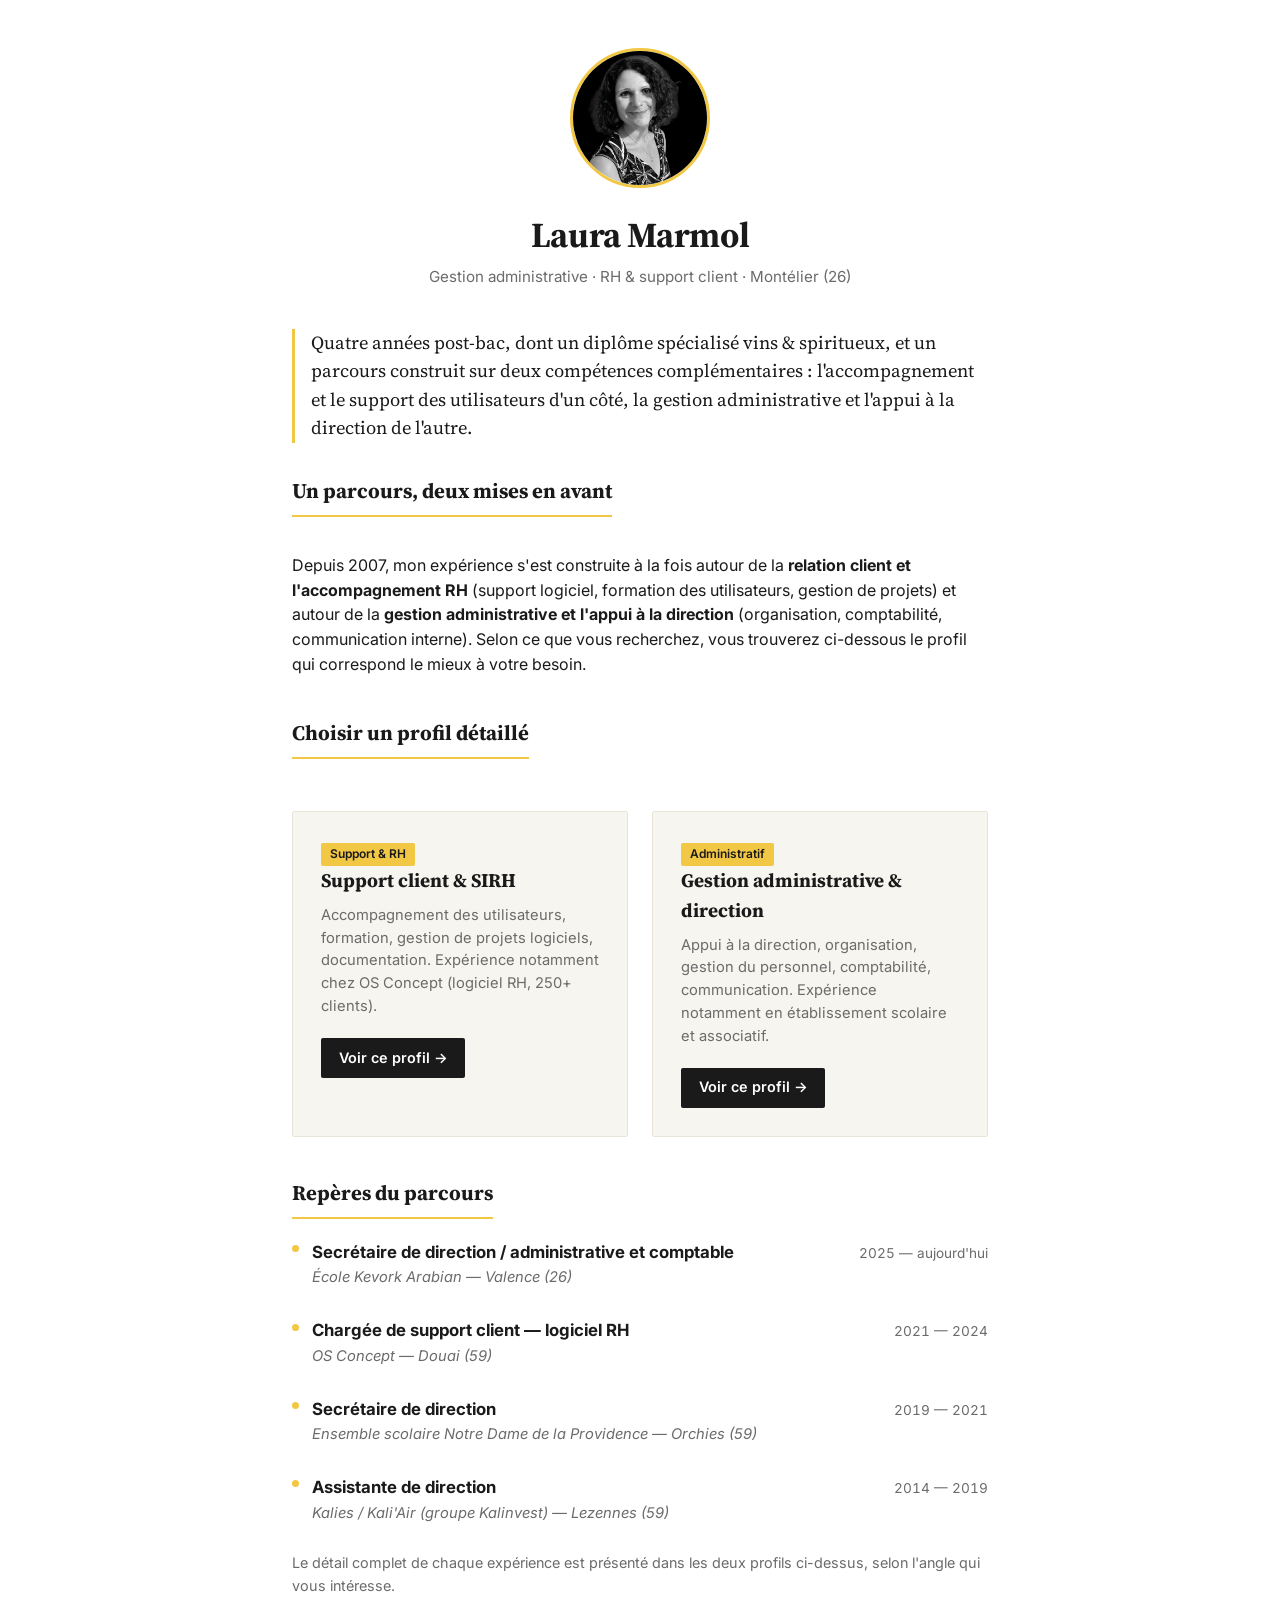
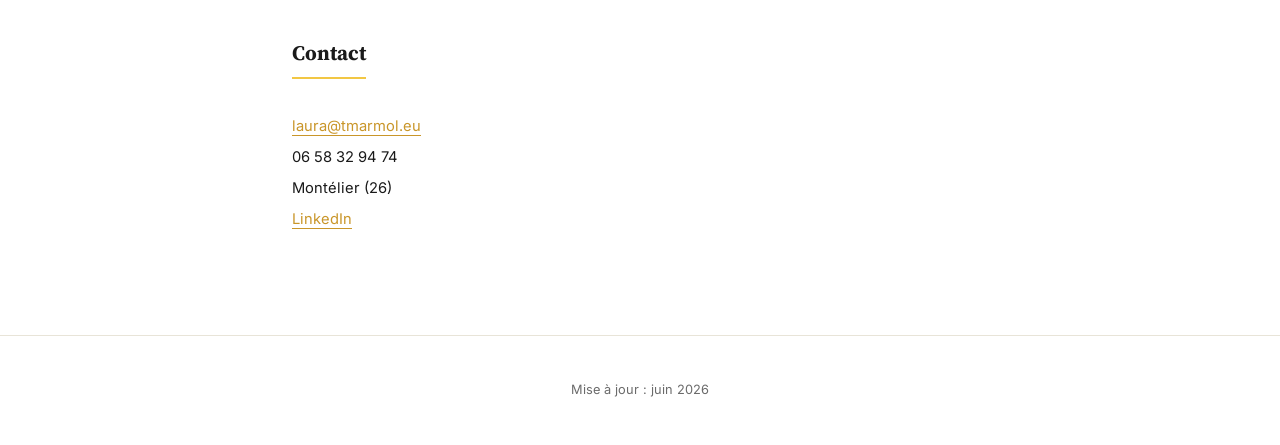
<file: index.html>
<!DOCTYPE html>
<html lang="fr">
<head>
<meta charset="UTF-8">
<meta name="viewport" content="width=device-width, initial-scale=1.0">
<title>Laura Marmol — Profil professionnel</title>
<meta name="description" content="Laura Marmol — gestion administrative, RH et support client. Choisissez le profil détaillé qui vous intéresse.">
<link rel="preconnect" href="https://fonts.googleapis.com">
<link href="https://fonts.googleapis.com/css2?family=Inter:wght@400;600;700&family=Source+Serif+4:opsz,wght@8..60,500;8..60,700&display=swap" rel="stylesheet">
<link rel="stylesheet" href="style.css">
</head>
<body>

<div class="layout" style="grid-template-columns: 1fr;">
  <div class="content" style="max-width: 760px; margin: 0 auto; padding-top: 3rem;">

    <div class="identity" style="margin-bottom: 2.5rem;">
      <img class="portrait" src="photo-laura.jpg" alt="Portrait de Laura Marmol" style="width:140px; height:140px; margin:0 auto 1.25rem;">
      <h1 style="font-size: 2.2rem;">Laura Marmol</h1>
      <p class="tagline">Gestion administrative · RH &amp; support client · Montélier (26)</p>
    </div>

    <p class="lede">
      Quatre années post-bac, dont un diplôme spécialisé vins &amp; spiritueux, et un parcours
      construit sur deux compétences complémentaires : l'accompagnement et le support des
      utilisateurs d'un côté, la gestion administrative et l'appui à la direction de l'autre.
    </p>

    <section>
      <h2 class="section-title">Un parcours, deux mises en avant</h2>
      <p>
        Depuis 2007, mon expérience s'est construite à la fois autour de la <strong>relation
        client et l'accompagnement RH</strong> (support logiciel, formation des utilisateurs,
        gestion de projets) et autour de la <strong>gestion administrative et l'appui à la
        direction</strong> (organisation, comptabilité, communication interne). Selon ce que
        vous recherchez, vous trouverez ci-dessous le profil qui correspond le mieux à votre besoin.
      </p>
    </section>

    <section>
      <h2 class="section-title">Choisir un profil détaillé</h2>
      <div class="choice-grid">

        <div class="choice-card">
          <span class="tag">Support &amp; RH</span>
          <h3>Support client &amp; SIRH</h3>
          <p>
            Accompagnement des utilisateurs, formation, gestion de projets logiciels,
            documentation. Expérience notamment chez OS Concept (logiciel RH, 250+ clients).
          </p>
          <a class="btn" href="support-client/">Voir ce profil →</a>
        </div>

        <div class="choice-card">
          <span class="tag">Administratif</span>
          <h3>Gestion administrative &amp; direction</h3>
          <p>
            Appui à la direction, organisation, gestion du personnel, comptabilité,
            communication. Expérience notamment en établissement scolaire et associatif.
          </p>
          <a class="btn" href="administratif/">Voir ce profil →</a>
        </div>

      </div>
    </section>

    <section>
      <h2 class="section-title">Repères du parcours</h2>
      <div class="job">
        <div class="job-head">
          <h3>Secrétaire de direction / administrative et comptable</h3>
          <span class="job-dates">2025 — aujourd'hui</span>
        </div>
        <p class="job-org">École Kevork Arabian — Valence (26)</p>
      </div>
      <div class="job">
        <div class="job-head">
          <h3>Chargée de support client — logiciel RH</h3>
          <span class="job-dates">2021 — 2024</span>
        </div>
        <p class="job-org">OS Concept — Douai (59)</p>
      </div>
      <div class="job">
        <div class="job-head">
          <h3>Secrétaire de direction</h3>
          <span class="job-dates">2019 — 2021</span>
        </div>
        <p class="job-org">Ensemble scolaire Notre Dame de la Providence — Orchies (59)</p>
      </div>
      <div class="job">
        <div class="job-head">
          <h3>Assistante de direction</h3>
          <span class="job-dates">2014 — 2019</span>
        </div>
        <p class="job-org">Kalies / Kali'Air (groupe Kalinvest) — Lezennes (59)</p>
      </div>
      <p style="font-size: 0.9rem; color: var(--muted);">
        Le détail complet de chaque expérience est présenté dans les deux profils ci-dessus,
        selon l'angle qui vous intéresse.
      </p>
    </section>

    <section>
      <h2 class="section-title">Contact</h2>
      <ul class="side-block" style="list-style:none; padding:0;">
        <li><a href="mailto:laura@tmarmol.eu">laura@tmarmol.eu</a></li>
        <li>06 58 32 94 74</li>
        <li>Montélier (26)</li>
        <li><a href="https://fr.linkedin.com/in/laura-lbm" target="_blank" rel="noopener">LinkedIn</a></li>
      </ul>
    </section>

  </div>
</div>

<footer class="site-footer">
  <p>Mise à jour : <time datetime="2026-06">juin 2026</time></p>
</footer>

</body>
</html>
</file>
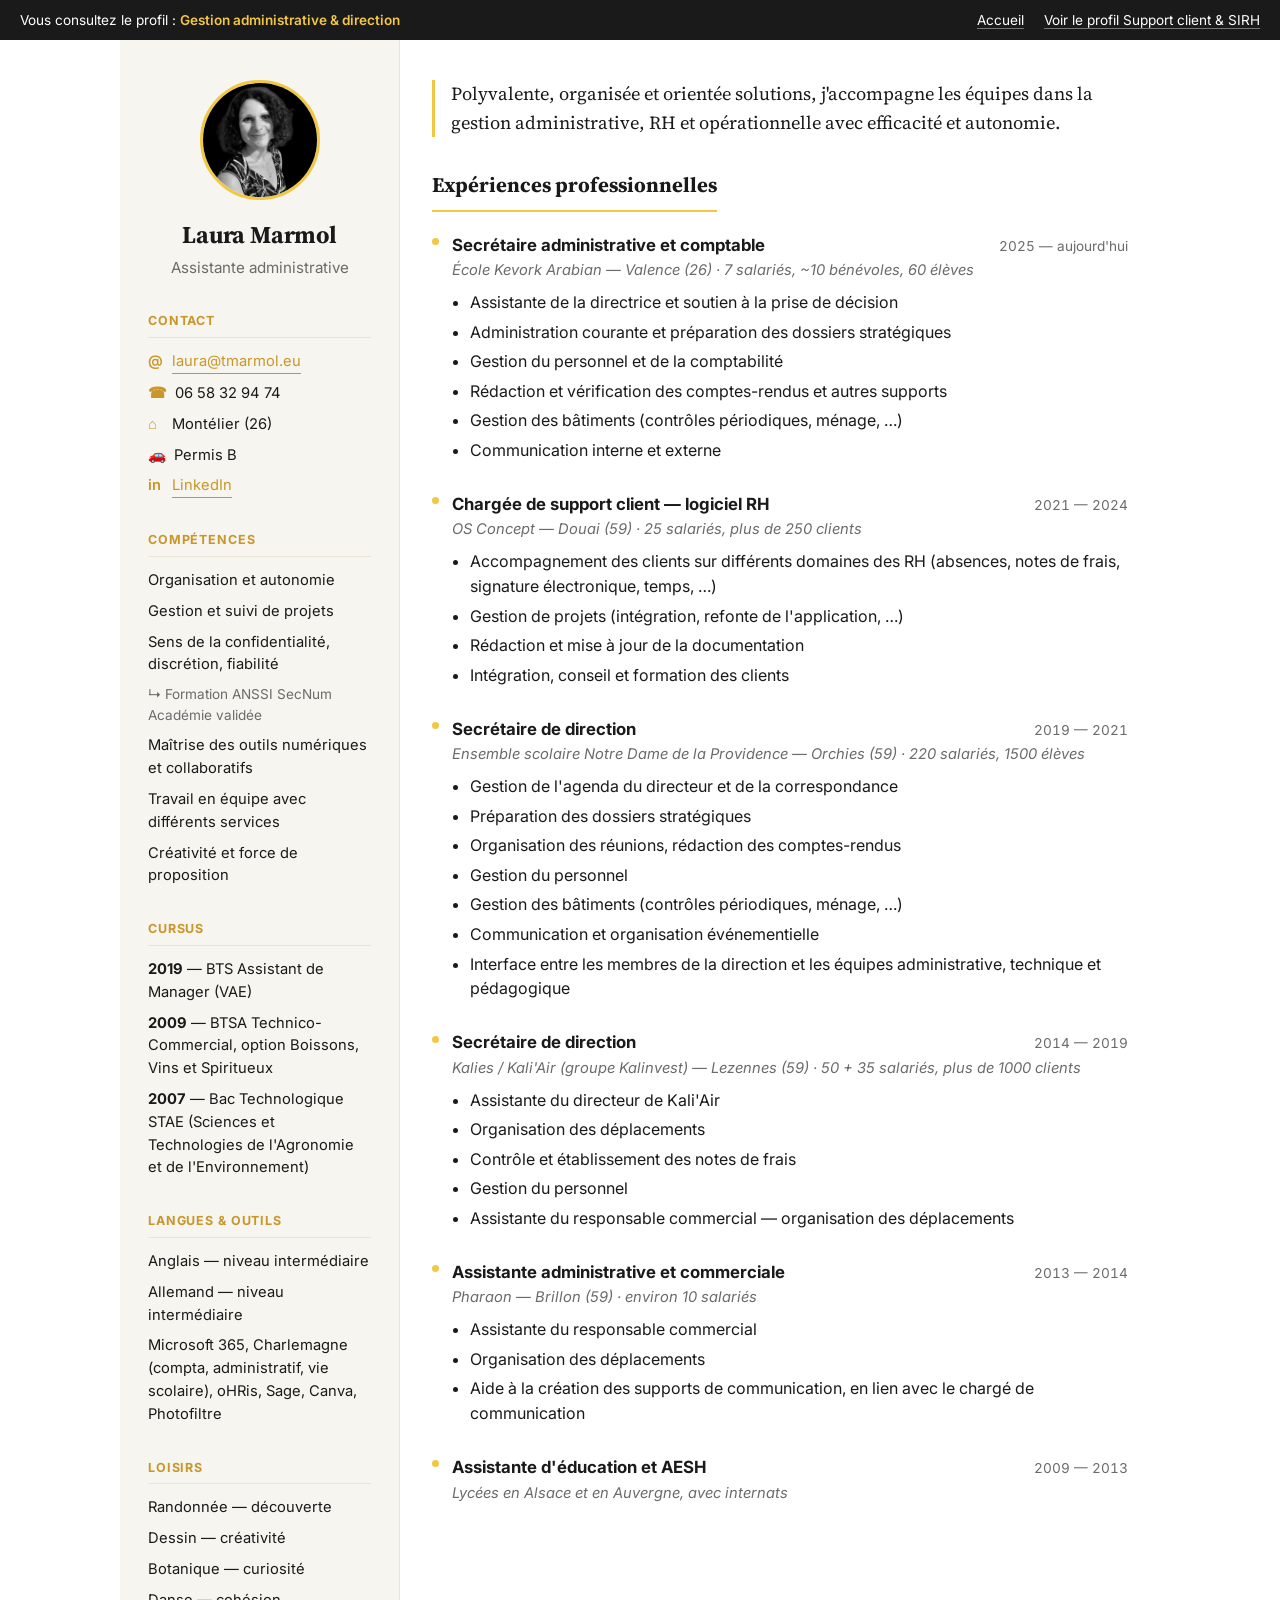
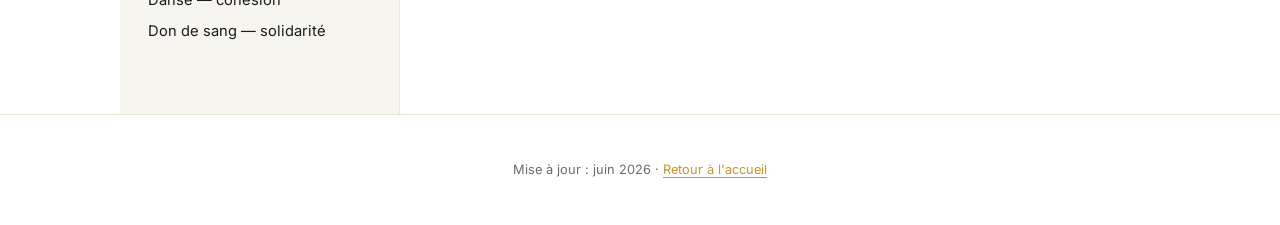
<file: administratif/index.html>
<!DOCTYPE html>
<html lang="fr">
<head>
<meta charset="UTF-8">
<meta name="viewport" content="width=device-width, initial-scale=1.0">
<title>Laura Marmol — Gestion administrative &amp; direction</title>
<meta name="description" content="CV de Laura Marmol, assistante administrative et appui à la direction.">
<link rel="preconnect" href="https://fonts.googleapis.com">
<link href="https://fonts.googleapis.com/css2?family=Inter:wght@400;600;700&family=Source+Serif+4:opsz,wght@8..60,500;8..60,700&display=swap" rel="stylesheet">
<link rel="stylesheet" href="../style.css">
</head>
<body>

<div class="context-bar">
  <span>Vous consultez le profil : <strong>Gestion administrative &amp; direction</strong></span>
  <nav>
    <a href="../">Accueil</a>
    <a href="../support-client/">Voir le profil Support client &amp; SIRH</a>
  </nav>
</div>

<div class="layout">

  <aside class="sidebar">
    <div class="identity">
      <img class="portrait" src="../photo-laura.jpg" alt="Portrait de Laura Marmol">
      <h1>Laura Marmol</h1>
      <p class="tagline">Assistante administrative</p>
    </div>

    <div class="side-block">
      <h2>Contact</h2>
      <ul class="contact-list">
        <li><span class="ico">@</span><a href="mailto:laura@tmarmol.eu">laura@tmarmol.eu</a></li>
        <li><span class="ico">☎</span>06 58 32 94 74</li>
        <li><span class="ico">⌂</span>Montélier (26)</li>
        <li><span class="ico">🚗</span>Permis B</li>
        <li><span class="ico">in</span><a href="https://fr.linkedin.com/in/laura-lbm" target="_blank" rel="noopener">LinkedIn</a></li>
      </ul>
    </div>

    <div class="side-block">
      <h2>Compétences</h2>
      <ul>
        <li>Organisation et autonomie</li>
        <li>Gestion et suivi de projets</li>
        <li>Sens de la confidentialité, discrétion, fiabilité</li>
        <li style="font-size:0.85rem; color: var(--muted);">↳ Formation ANSSI SecNum Académie validée</li>
        <li>Maîtrise des outils numériques et collaboratifs</li>
        <li>Travail en équipe avec différents services</li>
        <li>Créativité et force de proposition</li>
      </ul>
    </div>

    <div class="side-block">
      <h2>Cursus</h2>
      <ul>
        <li><strong>2019</strong> — BTS Assistant de Manager (VAE)</li>
        <li><strong>2009</strong> — BTSA Technico-Commercial, option Boissons, Vins et Spiritueux</li>
        <li><strong>2007</strong> — Bac Technologique STAE (Sciences et Technologies de l'Agronomie et de l'Environnement)</li>
      </ul>
    </div>

    <div class="side-block">
      <h2>Langues &amp; outils</h2>
      <ul>
        <li>Anglais — niveau intermédiaire</li>
        <li>Allemand — niveau intermédiaire</li>
        <li style="margin-top:0.5rem;">Microsoft 365, Charlemagne (compta, administratif, vie scolaire), oHRis, Sage, Canva, Photofiltre</li>
      </ul>
    </div>

    <div class="side-block">
      <h2>Loisirs</h2>
      <ul>
        <li>Randonnée — découverte</li>
        <li>Dessin — créativité</li>
        <li>Botanique — curiosité</li>
        <li>Danse — cohésion</li>
        <li>Don de sang — solidarité</li>
      </ul>
    </div>
  </aside>

  <main class="content">

    <p class="lede">
      Polyvalente, organisée et orientée solutions, j'accompagne les équipes dans la gestion
      administrative, RH et opérationnelle avec efficacité et autonomie.
    </p>

    <section>
      <h2 class="section-title">Expériences professionnelles</h2>

      <div class="job">
        <div class="job-head">
          <h3>Secrétaire administrative et comptable</h3>
          <span class="job-dates">2025 — aujourd'hui</span>
        </div>
        <p class="job-org">École Kevork Arabian — Valence (26) · 7 salariés, ~10 bénévoles, 60 élèves</p>
        <ul>
          <li>Assistante de la directrice et soutien à la prise de décision</li>
          <li>Administration courante et préparation des dossiers stratégiques</li>
          <li>Gestion du personnel et de la comptabilité</li>
          <li>Rédaction et vérification des comptes-rendus et autres supports</li>
          <li>Gestion des bâtiments (contrôles périodiques, ménage, …)</li>
          <li>Communication interne et externe</li>
        </ul>
      </div>

      <div class="job">
        <div class="job-head">
          <h3>Chargée de support client — logiciel RH</h3>
          <span class="job-dates">2021 — 2024</span>
        </div>
        <p class="job-org">OS Concept — Douai (59) · 25 salariés, plus de 250 clients</p>
        <ul>
          <li>Accompagnement des clients sur différents domaines des RH (absences, notes de frais, signature électronique, temps, …)</li>
          <li>Gestion de projets (intégration, refonte de l'application, …)</li>
          <li>Rédaction et mise à jour de la documentation</li>
          <li>Intégration, conseil et formation des clients</li>
        </ul>
      </div>

      <div class="job">
        <div class="job-head">
          <h3>Secrétaire de direction</h3>
          <span class="job-dates">2019 — 2021</span>
        </div>
        <p class="job-org">Ensemble scolaire Notre Dame de la Providence — Orchies (59) · 220 salariés, 1500 élèves</p>
        <ul>
          <li>Gestion de l'agenda du directeur et de la correspondance</li>
          <li>Préparation des dossiers stratégiques</li>
          <li>Organisation des réunions, rédaction des comptes-rendus</li>
          <li>Gestion du personnel</li>
          <li>Gestion des bâtiments (contrôles périodiques, ménage, …)</li>
          <li>Communication et organisation événementielle</li>
          <li>Interface entre les membres de la direction et les équipes administrative, technique et pédagogique</li>
        </ul>
      </div>

      <div class="job">
        <div class="job-head">
          <h3>Secrétaire de direction</h3>
          <span class="job-dates">2014 — 2019</span>
        </div>
        <p class="job-org">Kalies / Kali'Air (groupe Kalinvest) — Lezennes (59) · 50 + 35 salariés, plus de 1000 clients</p>
        <ul>
          <li>Assistante du directeur de Kali'Air</li>
          <li>Organisation des déplacements</li>
          <li>Contrôle et établissement des notes de frais</li>
          <li>Gestion du personnel</li>
          <li>Assistante du responsable commercial — organisation des déplacements</li>
        </ul>
      </div>

      <div class="job">
        <div class="job-head">
          <h3>Assistante administrative et commerciale</h3>
          <span class="job-dates">2013 — 2014</span>
        </div>
        <p class="job-org">Pharaon — Brillon (59) · environ 10 salariés</p>
        <ul>
          <li>Assistante du responsable commercial</li>
          <li>Organisation des déplacements</li>
          <li>Aide à la création des supports de communication, en lien avec le chargé de communication</li>
        </ul>
      </div>

      <div class="job">
        <div class="job-head">
          <h3>Assistante d'éducation et AESH</h3>
          <span class="job-dates">2009 — 2013</span>
        </div>
        <p class="job-org">Lycées en Alsace et en Auvergne, avec internats</p>
        <!-- ⚠️ Détail des missions à confirmer avec Laura : l'extraction du PDF
             ne permettait pas d'associer les puces avec certitude à ce poste précis. -->
      </div>

    </section>

  </main>
</div>

<footer class="site-footer">
  <p>Mise à jour : <time datetime="2026-06">juin 2026</time> · <a href="../">Retour à l'accueil</a></p>
</footer>

</body>
</html>
</file>
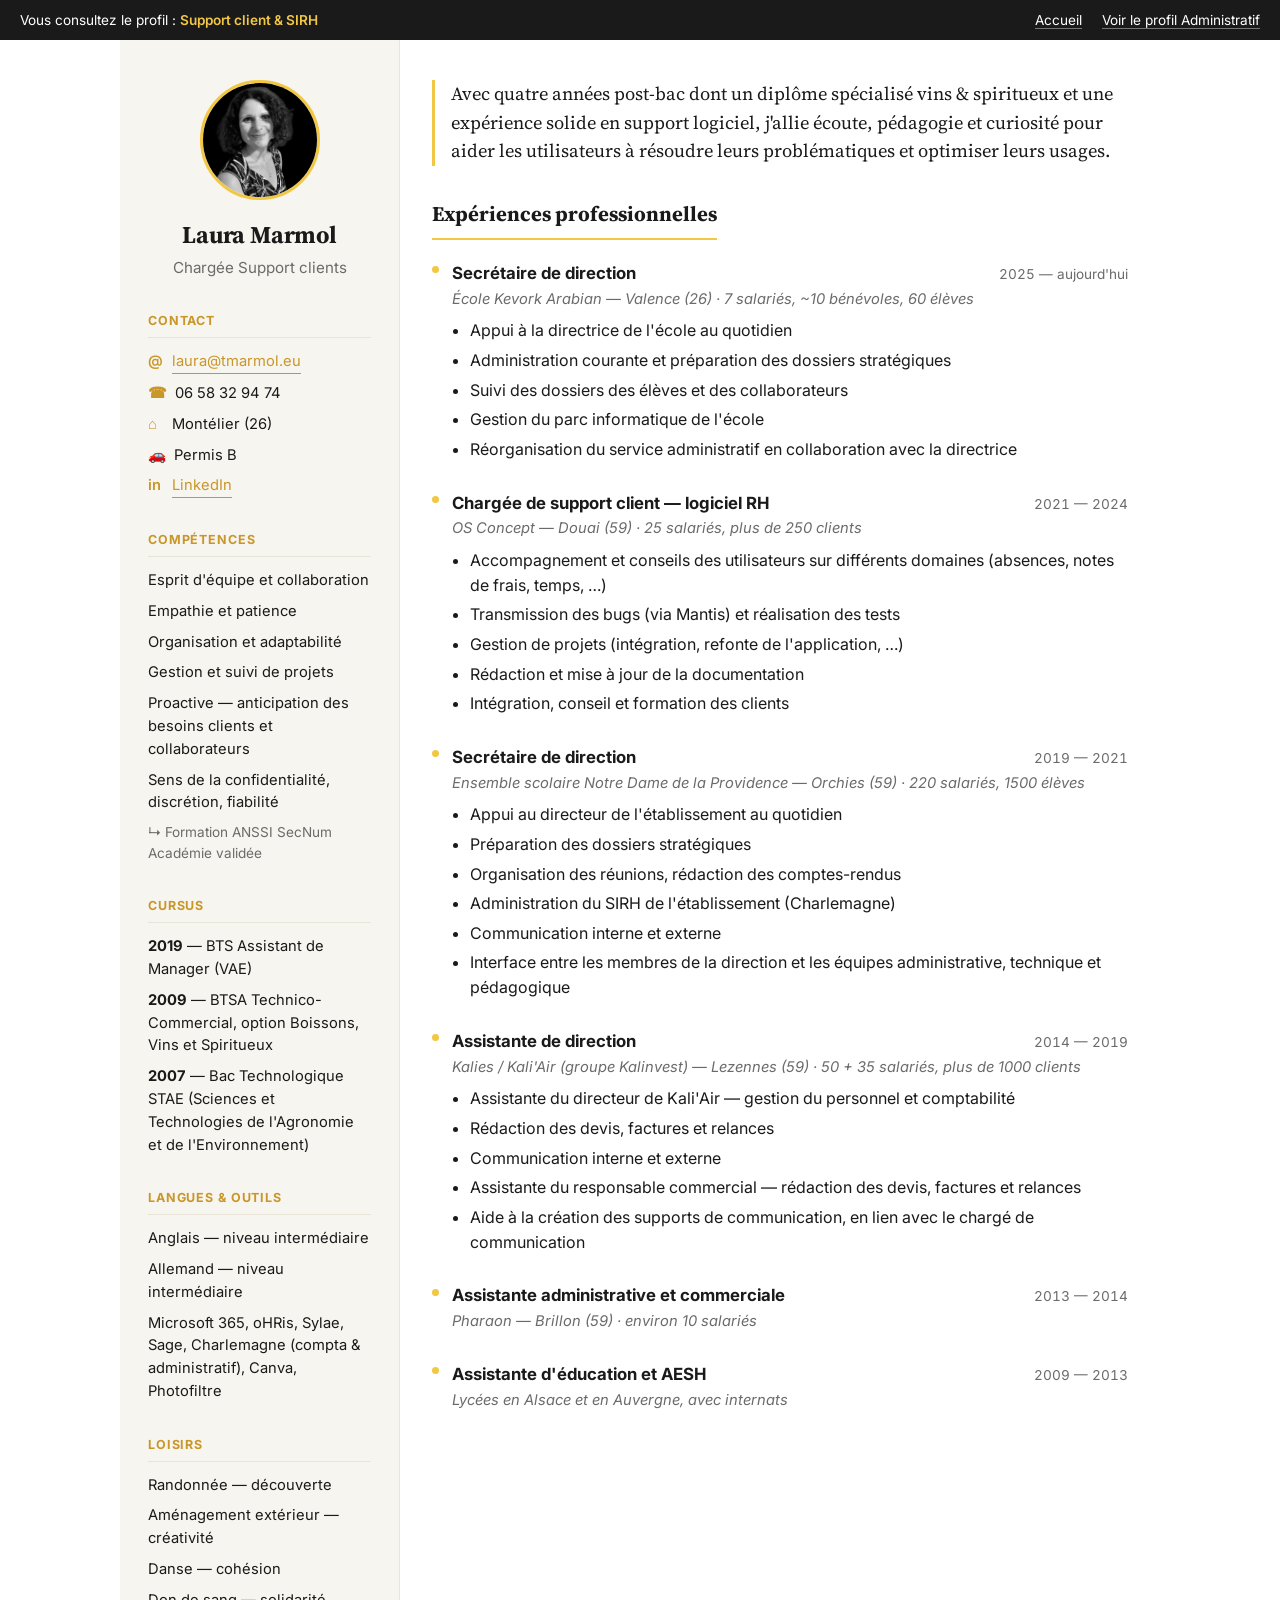
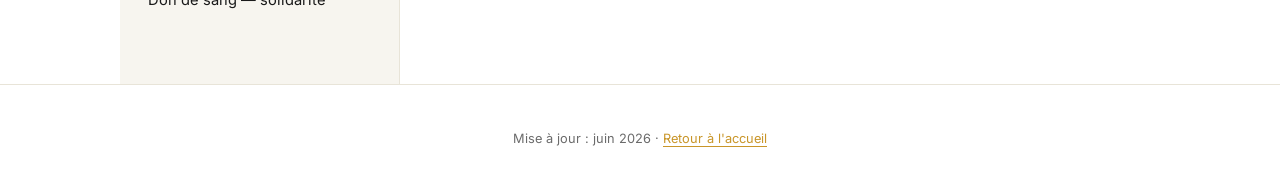
<file: support-client/index.html>
<!DOCTYPE html>
<html lang="fr">
<head>
<meta charset="UTF-8">
<meta name="viewport" content="width=device-width, initial-scale=1.0">
<title>Laura Marmol — Support client &amp; SIRH</title>
<meta name="description" content="CV de Laura Marmol, chargée de support client et accompagnement RH/SIRH.">
<link rel="preconnect" href="https://fonts.googleapis.com">
<link href="https://fonts.googleapis.com/css2?family=Inter:wght@400;600;700&family=Source+Serif+4:opsz,wght@8..60,500;8..60,700&display=swap" rel="stylesheet">
<link rel="stylesheet" href="../style.css">
</head>
<body>

<div class="context-bar">
  <span>Vous consultez le profil : <strong>Support client &amp; SIRH</strong></span>
  <nav>
    <a href="../">Accueil</a>
    <a href="../administratif/">Voir le profil Administratif</a>
  </nav>
</div>

<div class="layout">

  <aside class="sidebar">
    <div class="identity">
      <img class="portrait" src="../photo-laura.jpg" alt="Portrait de Laura Marmol">
      <h1>Laura Marmol</h1>
      <p class="tagline">Chargée Support clients</p>
    </div>

    <div class="side-block">
      <h2>Contact</h2>
      <ul class="contact-list">
        <li><span class="ico">@</span><a href="mailto:laura@tmarmol.eu">laura@tmarmol.eu</a></li>
        <li><span class="ico">☎</span>06 58 32 94 74</li>
        <li><span class="ico">⌂</span>Montélier (26)</li>
        <li><span class="ico">🚗</span>Permis B</li>
        <li><span class="ico">in</span><a href="https://fr.linkedin.com/in/laura-lbm" target="_blank" rel="noopener">LinkedIn</a></li>
      </ul>
    </div>

    <div class="side-block">
      <h2>Compétences</h2>
      <ul>
        <li>Esprit d'équipe et collaboration</li>
        <li>Empathie et patience</li>
        <li>Organisation et adaptabilité</li>
        <li>Gestion et suivi de projets</li>
        <li>Proactive — anticipation des besoins clients et collaborateurs</li>
        <li>Sens de la confidentialité, discrétion, fiabilité</li>
        <li style="font-size:0.85rem; color: var(--muted);">↳ Formation ANSSI SecNum Académie validée</li>
      </ul>
    </div>

    <div class="side-block">
      <h2>Cursus</h2>
      <ul>
        <li><strong>2019</strong> — BTS Assistant de Manager (VAE)</li>
        <li><strong>2009</strong> — BTSA Technico-Commercial, option Boissons, Vins et Spiritueux</li>
        <li><strong>2007</strong> — Bac Technologique STAE (Sciences et Technologies de l'Agronomie et de l'Environnement)</li>
      </ul>
    </div>

    <div class="side-block">
      <h2>Langues &amp; outils</h2>
      <ul>
        <li>Anglais — niveau intermédiaire</li>
        <li>Allemand — niveau intermédiaire</li>
        <li style="margin-top:0.5rem;">Microsoft 365, oHRis, Sylae, Sage, Charlemagne (compta &amp; administratif), Canva, Photofiltre</li>
      </ul>
    </div>

    <div class="side-block">
      <h2>Loisirs</h2>
      <ul>
        <li>Randonnée — découverte</li>
        <li>Aménagement extérieur — créativité</li>
        <li>Danse — cohésion</li>
        <li>Don de sang — solidarité</li>
      </ul>
    </div>
  </aside>

  <main class="content">

    <p class="lede">
      Avec quatre années post-bac dont un diplôme spécialisé vins &amp; spiritueux et une
      expérience solide en support logiciel, j'allie écoute, pédagogie et curiosité pour
      aider les utilisateurs à résoudre leurs problématiques et optimiser leurs usages.
    </p>

    <section>
      <h2 class="section-title">Expériences professionnelles</h2>

      <div class="job">
        <div class="job-head">
          <h3>Secrétaire de direction</h3>
          <span class="job-dates">2025 — aujourd'hui</span>
        </div>
        <p class="job-org">École Kevork Arabian — Valence (26) · 7 salariés, ~10 bénévoles, 60 élèves</p>
        <ul>
          <li>Appui à la directrice de l'école au quotidien</li>
          <li>Administration courante et préparation des dossiers stratégiques</li>
          <li>Suivi des dossiers des élèves et des collaborateurs</li>
          <li>Gestion du parc informatique de l'école</li>
          <li>Réorganisation du service administratif en collaboration avec la directrice</li>
        </ul>
      </div>

      <div class="job">
        <div class="job-head">
          <h3>Chargée de support client — logiciel RH</h3>
          <span class="job-dates">2021 — 2024</span>
        </div>
        <p class="job-org">OS Concept — Douai (59) · 25 salariés, plus de 250 clients</p>
        <ul>
          <li>Accompagnement et conseils des utilisateurs sur différents domaines (absences, notes de frais, temps, …)</li>
          <li>Transmission des bugs (via Mantis) et réalisation des tests</li>
          <li>Gestion de projets (intégration, refonte de l'application, …)</li>
          <li>Rédaction et mise à jour de la documentation</li>
          <li>Intégration, conseil et formation des clients</li>
        </ul>
      </div>

      <div class="job">
        <div class="job-head">
          <h3>Secrétaire de direction</h3>
          <span class="job-dates">2019 — 2021</span>
        </div>
        <p class="job-org">Ensemble scolaire Notre Dame de la Providence — Orchies (59) · 220 salariés, 1500 élèves</p>
        <ul>
          <li>Appui au directeur de l'établissement au quotidien</li>
          <li>Préparation des dossiers stratégiques</li>
          <li>Organisation des réunions, rédaction des comptes-rendus</li>
          <li>Administration du SIRH de l'établissement (Charlemagne)</li>
          <li>Communication interne et externe</li>
          <li>Interface entre les membres de la direction et les équipes administrative, technique et pédagogique</li>
        </ul>
      </div>

      <div class="job">
        <div class="job-head">
          <h3>Assistante de direction</h3>
          <span class="job-dates">2014 — 2019</span>
        </div>
        <p class="job-org">Kalies / Kali'Air (groupe Kalinvest) — Lezennes (59) · 50 + 35 salariés, plus de 1000 clients</p>
        <ul>
          <li>Assistante du directeur de Kali'Air — gestion du personnel et comptabilité</li>
          <li>Rédaction des devis, factures et relances</li>
          <li>Communication interne et externe</li>
          <li>Assistante du responsable commercial — rédaction des devis, factures et relances</li>
          <li>Aide à la création des supports de communication, en lien avec le chargé de communication</li>
        </ul>
      </div>

      <div class="job">
        <div class="job-head">
          <h3>Assistante administrative et commerciale</h3>
          <span class="job-dates">2013 — 2014</span>
        </div>
        <p class="job-org">Pharaon — Brillon (59) · environ 10 salariés</p>
      </div>

      <div class="job">
        <div class="job-head">
          <h3>Assistante d'éducation et AESH</h3>
          <span class="job-dates">2009 — 2013</span>
        </div>
        <p class="job-org">Lycées en Alsace et en Auvergne, avec internats</p>
      </div>

    </section>

  </main>
</div>

<footer class="site-footer">
  <p>Mise à jour : <time datetime="2026-06">juin 2026</time> · <a href="../">Retour à l'accueil</a></p>
</footer>

</body>
</html>
</file>
<file: style.css>
/* =========================================================
   Site CV — Laura Marmol
   Charte : inspirée du CV PDF (ocre / noir / colonne latérale),
   simplifiée pour le web.
   ========================================================= */

:root {
  --ink: #1a1a1a;
  --muted: #6b6b6b;
  --paper: #ffffff;
  --side-bg: #f7f5ef;
  --accent: #f2c744;
  --accent-deep: #c9962a;
  --line: #e8e4d8;
  --radius: 2px;
  --serif: "Source Serif 4", Georgia, "Iowan Old Style", serif;
  --sans: "Inter", -apple-system, "Segoe UI", Roboto, sans-serif;
}

* , *::before, *::after { box-sizing: border-box; }

html { scroll-behavior: smooth; }

body {
  margin: 0;
  font-family: var(--sans);
  color: var(--ink);
  background: var(--paper);
  line-height: 1.55;
  font-size: 16px;
}

a { color: var(--accent-deep); text-decoration: none; border-bottom: 1px solid currentColor; }
a:hover { color: var(--ink); }
a:focus-visible, button:focus-visible { outline: 2px solid var(--accent-deep); outline-offset: 2px; }

img { max-width: 100%; display: block; }

/* ---------- Bandeau de contexte (pages ciblées) ---------- */
.context-bar {
  background: var(--ink);
  color: var(--paper);
  font-size: 0.85rem;
  padding: 0.6rem 1.25rem;
  display: flex;
  flex-wrap: wrap;
  gap: 0.5rem 1rem;
  align-items: center;
  justify-content: space-between;
}

.context-bar strong { color: var(--accent); font-weight: 600; }

.context-bar nav a {
  color: var(--paper);
  border-bottom-color: rgba(255,255,255,0.4);
  margin-left: 1rem;
  font-size: 0.85rem;
}

.context-bar nav a:hover { color: var(--accent); border-bottom-color: var(--accent); }

/* ---------- Structure générale 2 colonnes ---------- */
.layout {
  display: grid;
  grid-template-columns: 280px 1fr;
  max-width: 1040px;
  margin: 0 auto;
}

@media (max-width: 760px) {
  .layout { grid-template-columns: 1fr; }
}

.sidebar {
  background: var(--side-bg);
  padding: 2.5rem 1.75rem;
  border-right: 1px solid var(--line);
}

@media (max-width: 760px) {
  .sidebar { border-right: none; border-bottom: 1px solid var(--line); }
}

.content { padding: 2.5rem 2rem 4rem; }

/* ---------- En-tête identité (sidebar) ---------- */
.identity { text-align: center; margin-bottom: 2rem; }

.identity img.portrait {
  width: 120px;
  height: 120px;
  border-radius: 50%;
  object-fit: cover;
  margin: 0 auto 1rem;
  border: 3px solid var(--accent);
}

.identity h1 {
  font-family: var(--serif);
  font-size: 1.5rem;
  margin: 0 0 0.15rem;
  letter-spacing: -0.01em;
}

.identity .tagline {
  font-size: 0.95rem;
  color: var(--muted);
  margin: 0;
}

/* ---------- Blocs sidebar ---------- */
.side-block { margin-bottom: 2rem; }

.side-block h2 {
  font-size: 0.78rem;
  text-transform: uppercase;
  letter-spacing: 0.07em;
  color: var(--accent-deep);
  border-bottom: 1px solid var(--line);
  padding-bottom: 0.4rem;
  margin: 0 0 0.75rem;
}

.side-block ul { list-style: none; margin: 0; padding: 0; }
.side-block li { margin-bottom: 0.5rem; font-size: 0.92rem; }

.contact-list li { display: flex; gap: 0.5rem; align-items: baseline; }
.contact-list .ico { color: var(--accent-deep); font-weight: 600; min-width: 1.1em; }

/* ---------- Contenu principal ---------- */
.content h2.section-title {
  font-family: var(--serif);
  font-size: 1.3rem;
  margin: 0 0 1.25rem;
  padding-bottom: 0.5rem;
  border-bottom: 2px solid var(--accent);
  display: inline-block;
}

.content section { margin-bottom: 2.5rem; }

.lede {
  font-family: var(--serif);
  font-size: 1.15rem;
  color: var(--ink);
  border-left: 3px solid var(--accent);
  padding-left: 1rem;
  margin: 0 0 2rem;
}

/* Expériences */
.job { margin-bottom: 1.75rem; position: relative; padding-left: 1.25rem; }

.job::before {
  content: "";
  position: absolute;
  left: 0;
  top: 0.4em;
  width: 7px;
  height: 7px;
  border-radius: 50%;
  background: var(--accent);
}

.job-head {
  display: flex;
  justify-content: space-between;
  align-items: baseline;
  flex-wrap: wrap;
  gap: 0.25rem 1rem;
}

.job-head h3 { font-size: 1.05rem; margin: 0; font-weight: 700; }
.job-dates { font-size: 0.85rem; color: var(--muted); font-variant-numeric: tabular-nums; white-space: nowrap; }

.job-org { font-size: 0.92rem; color: var(--muted); margin: 0.1rem 0 0.5rem; font-style: italic; }

.job ul { margin: 0; padding-left: 1.1rem; }
.job li { margin-bottom: 0.3rem; }

/* Tags de profil (pour la page d'accueil notamment) */
.tag {
  display: inline-block;
  font-size: 0.75rem;
  background: var(--accent);
  color: var(--ink);
  padding: 0.15rem 0.55rem;
  border-radius: var(--radius);
  font-weight: 600;
  margin-right: 0.3rem;
}

/* ---------- Page d'accueil : sélecteur ---------- */
.choice-grid {
  display: grid;
  grid-template-columns: 1fr 1fr;
  gap: 1.5rem;
  margin: 2rem 0;
}

@media (max-width: 700px) {
  .choice-grid { grid-template-columns: 1fr; }
}

.choice-card {
  border: 1px solid var(--line);
  border-radius: var(--radius);
  padding: 1.75rem;
  background: var(--side-bg);
  transition: border-color 0.15s ease, transform 0.15s ease;
}

.choice-card:hover { border-color: var(--accent-deep); transform: translateY(-2px); }

.choice-card h3 {
  font-family: var(--serif);
  font-size: 1.2rem;
  margin: 0 0 0.5rem;
}

.choice-card p { color: var(--muted); font-size: 0.92rem; margin: 0 0 1.25rem; }

.choice-card a.btn {
  display: inline-block;
  background: var(--ink);
  color: var(--paper);
  padding: 0.55rem 1.1rem;
  border-radius: var(--radius);
  border-bottom: none;
  font-size: 0.9rem;
  font-weight: 600;
}

.choice-card a.btn:hover { background: var(--accent-deep); }

/* ---------- Footer ---------- */
footer.site-footer {
  text-align: center;
  font-size: 0.8rem;
  color: var(--muted);
  padding: 2rem 1rem;
  border-top: 1px solid var(--line);
}

/* ---------- Impression ---------- */
@media print {
  .context-bar { display: none; }
  .layout { grid-template-columns: 240px 1fr; max-width: none; }
  .sidebar { background: white; border-right: 1px solid #999; }
  body { font-size: 11.5pt; }
  .job { page-break-inside: avoid; }
  a { color: black; border-bottom: none; }
}
</file>
